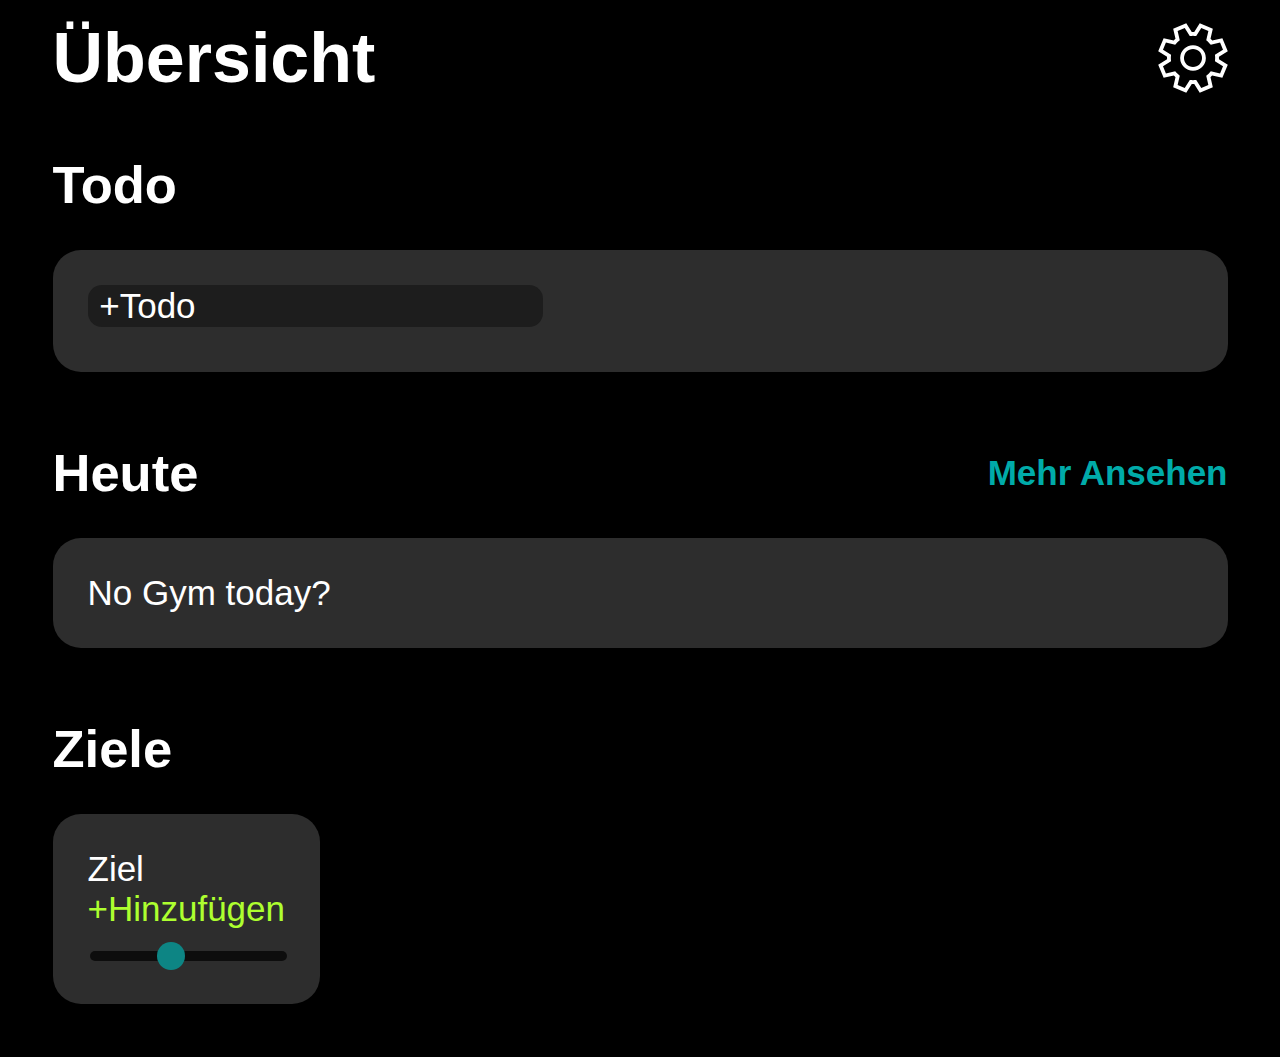
<file: index.html>
<!DOCTYPE html>
<html>
<head>
    <link href="index.css" rel="stylesheet" type="text/css">
    <link href="icons.css" rel="stylesheet" type="text/css">

    <script src="index.js" lang="text/javascript"></script>
    <script src="uebungen.js" lang="text/javascript"></script>
    <script src="defaultUebungen.js" lang="text/javascript"></script>
    <script src="drag.js" lang="text/javascript"></script>
    <script src="todo.js" lang="text/javascript"></script>
    <script src="function.js" lang="text/javascript"></script>
    <script src="render.js" lang="text/javascript"></script>
    <script src="ziele.js" lang="text/javascript"></script>
    
    <link rel="apple-touch-icon" sizes="180x180" href="/Fitnessplan/favicon/apple-touch-icon.png">
    <link rel="icon" type="image/png" sizes="32x32" href="/Fitnessplan/favicon/favicon-32x32.png">
    <link rel="icon" type="image/png" sizes="16x16" href="/Fitnessplan/favicon/favicon-16x16.png">
    <link rel="manifest" href="/Fitnessplan/favicon/site.webmanifest">
    <link rel="mask-icon" href="/Fitnessplan/favicon/safari-pinned-tab.svg" color="#00aba9">

    <meta name="msapplication-TileColor" content="#00aba9">
    <meta name="theme-color" content="#000000" />

	<title>Gym App</title>

</head>
<body>
    <div class="templates">
        <div id="wochentag-template">
            <div class="boxHeader" data-id="wochentag">Wochentag</div>
            <div id="uebungen" class="boxDarkGray" data-id="leer"></div>
        </div>
        <div id="uebung-row-template" class="uebung" draggable="true">
                <div class="uebungName" data-id="Name">Name</div>
                <div data-id="Gewicht">Gewicht</div>
                <div data-id="Sets">Sets</div>
                <div data-id="Reps">Reps</div>
        </div>
        <div id="todo-template" class="alignItems">
            <input class="todochecker" type="checkbox" name="work">
            <input class="todoinput" data-id="todo" placeholder="Todo">
            <svg class="svgDelet" viewBox="0 0 2048 2048" focusable="false"><path d="M1792 384h-128v1472q0 40-15 75t-41 61-61 41-75 15H448q-40 0-75-15t-61-41-41-61-15-75V384H128V256h512V128q0-27 10-50t27-40 41-28 50-10h384q27 0 50 10t40 27 28 41 10 50v128h512v128zM768 256h384V128H768v128zm768 128H384v1472q0 26 19 45t45 19h1024q26 0 45-19t19-45V384zM768 1664H640V640h128v1024zm256 0H896V640h128v1024zm256 0h-128V640h128v1024z"></path></svg>
        </div>
        <div id="todoAdd-template" class="alignItems">
            <input class="todoinput" data-id="todo" placeholder=" +Todo">
        </div>
        <div id="goals-template" class="goals">
                <div class="goalsfirst">Ziel</div>
                <div class="goalslast">0</div>
                <input class="goalslider" type="range" min="0" max="100" value="40">
        </div>
    </div>
    <div id="home" class="content active">
        <header>
            <div id="homepage">Übersicht</div> 
            <svg class="svgSettings" viewBox="0 0 2048 2048" focusable="false"><path d="M1783 988v18q0 9 1 18v18q0 9-1 18l259 161-159 383-297-68q-24 26-50 50l68 297-383 159-161-259h-18q-9 0-18 1h-18q-9 0-18-1l-161 259-383-159 68-297q-26-24-50-50l-297 68L6 1221l259-161v-18q0-9-1-18v-18q0-9 1-18L6 827l159-383 297 68q24-26 50-50l-68-297L827 6l161 259h18q9 0 18-1h18q9 0 18 1L1221 6l383 159-68 297q26 24 50 50l297-68 159 383-259 161zm-117 130q2-24 4-47t2-48q0-23-2-47t-4-47l236-147-86-208-271 63q-31-38-63-70t-71-64l63-271-208-86-148 236q-23-2-47-4t-47-2q-24 0-47 2t-48 4L782 146l-208 86 63 271q-38 31-70 63t-64 71l-271-63-86 208 236 148q-2 24-4 47t-2 48q0 23 2 47t4 47l-236 147 86 208 271-63q31 38 63 70t71 64l-63 271 208 86 148-236q23 2 47 4t47 2q24 0 47-2t48-4l147 236 208-86-63-271q38-31 70-63t64-71l271 63 86-208-236-148zm-642-470q78 0 146 29t120 81 80 119 30 147q0 78-29 146t-81 120-119 80-147 30q-78 0-146-29t-120-81-80-119-30-147q0-78 29-146t81-120 119-80 147-30zm0 640q55 0 103-20t84-57 56-84 21-103q0-55-20-103t-57-84-84-56-103-21q-55 0-103 20t-84 57-56 84-21 103q0 55 20 103t57 84 84 56 103 21z"></path></svg>
        </header>
        <div class="home">
            <div class="boxHeader">Todo</div>
            <div id="todo" class="boxDarkGray">
                <div id="todolist"></div>
            </div>
            <div class="alignItems overboxBox">
                <div class="boxHeader">Heute</div>
                <div id="showWochentage" class="link">Mehr Ansehen</div>
            </div>
            <div id="aktullerTag"></div>
            <div class="boxHeader">Ziele</div>
            <div id="ziele" class="goalList"></div>
        </div>
    </div>
    <div id="ShownWochentage" class="content ">
        <div class="alignItems zurueckUebersicht">
            <svg class="zurueck" viewBox="0 0 2048 2048" focusable="false"><path d="M1390 2023l-999-999 999-999 121 121-878 878 878 878-121 121z"></path></svg>
            <div class="link">Übersicht</div>
        </div>
        <header>
            <div>Übungen</div>
            <svg id="uebungSuche" class="svgSearch" viewBox="0 0 2048 2048" focusable="false"><path d="M1344 0q97 0 187 25t168 71 142 110 111 143 71 168 25 187q0 97-25 187t-71 168-110 142-143 111-168 71-187 25q-125 0-239-42t-211-121l-785 784q-19 19-45 19t-45-19-19-45q0-26 19-45l784-785q-79-96-121-210t-42-240q0-97 25-187t71-168 110-142T989 96t168-71 187-25zm0 1280q119 0 224-45t183-124 123-183 46-224q0-119-45-224t-124-183-183-123-224-46q-119 0-224 45T937 297 814 480t-46 224q0 119 45 224t124 183 183 123 224 46z"></path></svg>
        </header>
        <div id="wochentage"></div>
        <svg id="hinzufuegenUebung" class="svgAdd" viewBox="0 0 2048 2048" focusable="false"><path d="M960 0q132 0 255 34t229 97 194 150 150 194 97 230 35 255q0 132-34 255t-97 229-150 194-194 150-230 97-255 35q-132 0-255-34t-229-97-194-150-150-194-97-229T0 960q0-132 34-255t97-229 150-194 194-150 229-97T960 0zm576 896h-512V384H896v512H384v128h512v512h128v-512h512V896z"></path></svg>
    </div>
    <div id="showAlleUebungen" class="content">
        <div id="zurueckUebungen" class="alignItems ">
            <svg class="zurueck" viewBox="0 0 2048 2048" focusable="false"><path d="M1390 2023l-999-999 999-999 121 121-878 878 878 878-121 121z"></path></svg>
            <div class="link">Übungen</div>
        </div>
        <header>
            <svg class="svgSearch" viewBox="0 0 2048 2048" focusable="false"><path d="M1344 0q97 0 187 25t168 71 142 110 111 143 71 168 25 187q0 97-25 187t-71 168-110 142-143 111-168 71-187 25q-125 0-239-42t-211-121l-785 784q-19 19-45 19t-45-19-19-45q0-26 19-45l784-785q-79-96-121-210t-42-240q0-97 25-187t71-168 110-142T989 96t168-71 187-25zm0 1280q119 0 224-45t183-124 123-183 46-224q0-119-45-224t-124-183-183-123-224-46q-119 0-224 45T937 297 814 480t-46 224q0 119 45 224t124 183 183 123 224 46z"></path></svg>
            <select id="kategorienSuche">
                <option value="none" selected>Alle Übungen</option>
                <option value="Arme">Arme</option>
                <option value="Bauch">Bauch</option>
                <option value="Beine">Beine</option>
                <option value="Brust">Brust</option>
                <option value="Rücken">Rücken</option>
                <option value="Schultern">Schultern</option>
            </select>
        </header>
        <div id="alleUebungen" class="boxDarkGray"></div>
    </div>
    <div id="settings" class="content">
        <div class="alignItems zurueckUebersicht">
            <svg class="zurueck" viewBox="0 0 2048 2048" focusable="false"><path d="M1390 2023l-999-999 999-999 121 121-878 878 878 878-121 121z"></path></svg>
            <div class="link">Übersicht</div>
        </div>
        <header>
            <div>Settings</div>
        </header>
        <div class="boxDarkGray">
            <div class="alignItems">
                <div class="boxHeader">Color</div>
                <div id="settingsSave">Fertig</div>
            </div>
            <div class="alignItems"> 
                <div>Background</div>
                <input id="background" type="color" value="#000000">
            </div>
            <div class="alignItems"> 
                <div>Secondary Background</div>
                <input id="secondaryBackground" type="color" value="#2d2d2d">
            </div>
            <div class="alignItems">
                <div>Tertiary Background</div>
                <input id="tertiaryBackground" type="color" value="#2d2d2d">
                </div>
            <div class="alignItems"> 
                <div>Text Color</div>
                <input id="textColor" type="color" value="#FFFFFF">
            </div>
        </div>
        <div class="boxDarkGray">
            <div class="boxHeader">LocalStorage</div>
            <div class="alignItems"> 
                <div>Alle_Uebungen:</div>
                <Button class="button loeschen" onclick="deletAlleUebungen()">Löschen</Button>
            </div>
            <div class="alignItems"> 
                <div>Allw_Wochentage:</div>
                <Button class="button loeschen" onclick="deletWochentage()">Löschen</Button>
            </div>
            <div class="alignItems">
                <div>Alle_Todos:</div>
                <Button class="button loeschen" onclick="deletAlleTodos()">Löschen</Button>
            </div>
            <div class="alignItems">
                <div>Alle_Goals:</div>
                <Button class="button loeschen" onclick="deletAlleGoals()">Löschen</Button>
            </div>
        </div>
    </div>
    <div id="uebung" class="templates uebungHeader">
        <div class="boxDarkGray uebungErstellen">
            <input id="uebungname" class="normal_input" placeholder=" Name" name="Name"/>   

            <select id="koerperteil" name="koerperteil">
                <option value="none" selected disabled hidden>Körperteil</option>
                <option value="Arme">Arme</option>
                <option value="Bauch">Bauch</option>
                <option value="Beine">Beine</option>
                <option value="Brust">Brust</option>
                <option value="Rücken">Rücken</option>
                <option value="Schultern">Schultern</option>
            </select>

            <details class="multiChecklist">
                <summary>Wochentage</summary>
                <div class="alignItems">
                    <input id="montag" class="wochentage-selector" type="checkbox" name="wochentag" value="Montag">
                    <label for="montag">Montag</label>
                </div>
                <div class="alignItems">
                    <input id="dienstag" class="wochentage-selector" type="checkbox" name="wochentag" value="Dienstag">
                    <label for="dienstag">Dienstag</label>
                </div>
                <div class="alignItems">
                    <input id="mittwoch" class="wochentage-selector" type="checkbox" name="wochentag" value="Mittwoch">
                    <label for="mittwoch">Mittwoch</label>
                </div>
                <div class="alignItems">
                    <input id="donnerstag" class="wochentage-selector" type="checkbox" name="wochentag" value="Donnerstag">
                    <label for="donnerstag">Donnerstag</label>
                </div>
                <div class="alignItems">
                    <input id="freitag" class="wochentage-selector" type="checkbox" name="wochentag" value="Freitag">
                    <label for="freitag">Freitag</label>
                </div>
                <div class="alignItems">
                    <input id="samstag" class="wochentage-selector" type="checkbox" name="wochentag" value="Samstag">
                    <label for="samstag">Samstag</label>
                </div>
                <div class="alignItems">
                    <input id="sonntag" class="wochentage-selector"  type="checkbox" name="wochentag" value="Sonntag">
                    <label for="sonntag">Sonntag</label>
                </div>
            </details>
            
            <div class="inputtext">
                <span>Sets:</span>
                <input id="uebungsets" class="normal_input" value="3" type="text" name="Sets"/>

                <span>Reps:</span>
                <input id="uebungreps" class="normal_input" value="15" type="text" name="Reps"/>

                <span>Gewicht:</span>
                <div class="grid2collumns">
                    <input id="uebunggewicht" class="normal_input" value="10" type="text" name="Gewicht"/>
                    <span>kg</span>
                </div>

                <span>Info:</span>
                <input id="uebunginfo" class="normal_input" name="Info">
            </div>

            <input id="ID" class="normal_input templates" name="ID">

            <div class="alignItems">
                <div id="uebungSpeichern" class="button speichern">Speichern</div>
                <div id="loeschen" class="button loeschen" >Löschen</div>
            </div>
        </div>
    </div>
    <div id="goal" class="templates goalErstellen">
        <div class="goalErstellen boxDarkGray">
                <input class="goal_input" placeholder="Goal" name="Name"/>   
                <div>
                    <span>Ziel:</span>
                    <input class="goal_input" type="number" name="maxValue">
                </div>
                <div>
                    <span>Satus:</span>
                    <input class="goal_input" type="number" name="currentValue">
                </div>
                <div class="alignItems">
                    <div id="goalSave" class="button speichern">Speichern</div>
                    <div id="goalDelet" class="button loeschen" >Löschen</div>
                </div>
        </div>
    </div>
</body>
</file>
<file: index.css>
:root{
    --background: #000000;
    --secondaryBackground: #2d2d2d;
    --tertiaryBackground: #808080;
    --absolutBackground: #1d1d1d;
    --textColor: #FFFFFF;
    --headerFontSize: 2rem;
    --secondaryheaderFontSize: 1.5rem;
    --normalFontSize: 1rem;
}

* body{
    font-family: Arial;
}

html{
    font-size: 35px;
}

.content{
    display: none;
}
.content.active{
    display: block;
}
.templates{
    display: none;
}

.hidden{
    visibility: hidden;
}

body{
    background-color: var(--background);
    color: #FFFFFF;
    margin: 1.5rem;
    margin-top: .5rem;
    cursor: default;
}

header{
    display: flex;
    justify-content: space-between;
    align-items: center;
    font-size: var(--headerFontSize);
    font-weight: 800;
    margin-bottom: .8em;
}

::placeholder{
    color: #FFFFFF;
}

input{
    background-color: var(--secondaryBackground);
    border-radius: .4em;
    border: 0;
    color: var(--textColor);
    font-size: var(--normalFontSize);
}

summary{
    display: block;
    padding-left: .3rem;
}

select{
    background-color: var(--secondaryBackground);
    color: var(--textColor);
    border-radius: .4em;
    font-size: 1.5rem;
}

.overlay{
    display: block;
    position: fixed;
    background-color:var(--absolutBackground);
    width: 100%;
    height:fit-content;
    left: 0;
    bottom: 0;
    right: 0;
    border-radius: .8em;
}

.boxDarkGray{
    display: grid;
    background-color: var(--secondaryBackground);
    padding: 1rem;
    border-radius: .8em;
    margin-bottom: 1em;
}

.boxHeader{
    font-size: var(--secondaryheaderFontSize);
    font-weight: 600;
}

.button{
    border-radius: 1em;
    padding: .5em;
    cursor: pointer;
    outline: none;
    border: 0;
    white-space: nowrap;
    width: min-content;
    font-size: var(--normalFontSize);
    color: var(--textColor);
}

.button.speichern{
    background-color: green;
}

.button.loeschen{
    background-color: red;
}

.home{
    display: grid;
    gap:1rem;
    grid-template-columns: repeat(1,1fr);
}

.uebung{
    display: grid;
    grid-template-columns: repeat(5, 1fr);
    cursor: pointer;
    font-size: var(--normalFontSize);
}

.uebung:hover{
    border: 1px solid gray;
}

.uebung > div:not(.uebungName){
    text-align: right;
}

.uebungName{
    grid-column: span 2;
}

.alignItems{
    display: flex;
    align-items: center;
    gap: .2em;
    margin-bottom: .3em;
}

.multiChecklist{
    background-color: var(--secondaryBackground);
    border-radius: .4em;
}

.uebungErstellen{
    gap: .5em;
    background-color: var(--absolutBackground);
    margin: 0;
    border-bottom-left-radius: 0;
    border-bottom-right-radius: 0;
}

.uebungHeader{
    font-size: 1.5rem;
    bottom: 0;
    z-index: 3;
}

.normal_input{
    font-size: 1.5rem;
    width: 95%;
}

.link{
    color:#00aba9;
    font-size: 1rem;
    font-weight: 700;
}

.todoinput{
    background-color: #1d1d1d;
}

.overboxBox{
    justify-content: space-between;
    margin: 0;
}

.zurueckUebersicht{
    padding: 0;
    font-size: var(--secondaryheaderFontSize);
}

.goalList{
    display: grid;
    gap: 1rem;
    grid-template-columns: repeat(4, 1fr);
}

.goals{
    background-color: var(--secondaryBackground);
    padding: 1rem;
    border-radius: .8em;
}

.goalsfirst{
    font-size: 1rem;
}

.goalslast{
    color: greenyellow  ;
}

.goalslider{
    -webkit-appearance: none;
    width: 100%;
    height: .3em;
    border-radius: .8em;  
    background: #000000;
    outline: none;
    opacity: 0.7;
    -webkit-transition: .2s;
    transition: opacity .2s;
}

.goalslider::-webkit-slider-thumb {
    -webkit-appearance: none;
    appearance: none;
    width: .8em;
    height: .8em;
    border-radius: 50%; 
    background: #00aba9;
    cursor: pointer;
}

.goalslider::-moz-range-thumb {
    width: .8em;
    height: .8em;
    border-radius: 50%;
    background: #00aba9;
    cursor: pointer;
}

.goalErstellen{
    font-size: 1.5rem;
    gap: .5em;
    background-color: var(--absolutBackground);
    border-bottom-left-radius: 0%;
    border-bottom-right-radius: 0%;
}

.goal_input{
    font-size: 1.5rem;
}

.inputtext{
    display: grid;
    grid-template-columns: .1fr 1fr;
    gap: .5em;
    text-align: left;
}

.grid2collumns{
    display: grid;
    grid-template-columns: .9fr .1fr;
}
</file>
<file: icons.css>
/* Hinzufüegen Übung Button*/
.svgAdd{
    position: fixed;
    bottom: 0;
    right: 0;
    height: 4rem;
    fill: #00aba9; 
}

/* Wochentag check */
.wochentage-selector{
    background-color: transparent;
    appearance: none;
    width: 1em;
    height: 1em;
    content: url('img/svgUncheked.svg');
}

.wochentage-selector:checked{
    background-color: transparent;
    appearance: none;
    width: 1em;
    height: 1em;
    content: url('img/svgCheked.svg')
}

/* TODO */
.todochecker{
    background-color: transparent;
    appearance: none;
    width: 1em;
    height: 1em;
    content: url('img/svgUncheked.svg');
}

.todochecker:checked{
    background-color: transparent;
    appearance: none;
    width: 1em;
    height: 1em;
    content: url('img/svgCheked.svg')
}

.todo_add{
    background-color: #00aba9;
    height: var(--normalFontSize);
}

/*Settings*/
.svgSettings{
    fill: #ffffff;
    height: 1em;
}

/*Löschen*/
.svgDelet{
    height: 1em;
    fill: #ff0000;
}

/* Zurück Button */
.zurueck{
    fill: #00aba9;
    height: 1rem;
}

/* Suche */
.svgSearch{
    fill: #ffffff;
    height: 1em;
}
</file>
